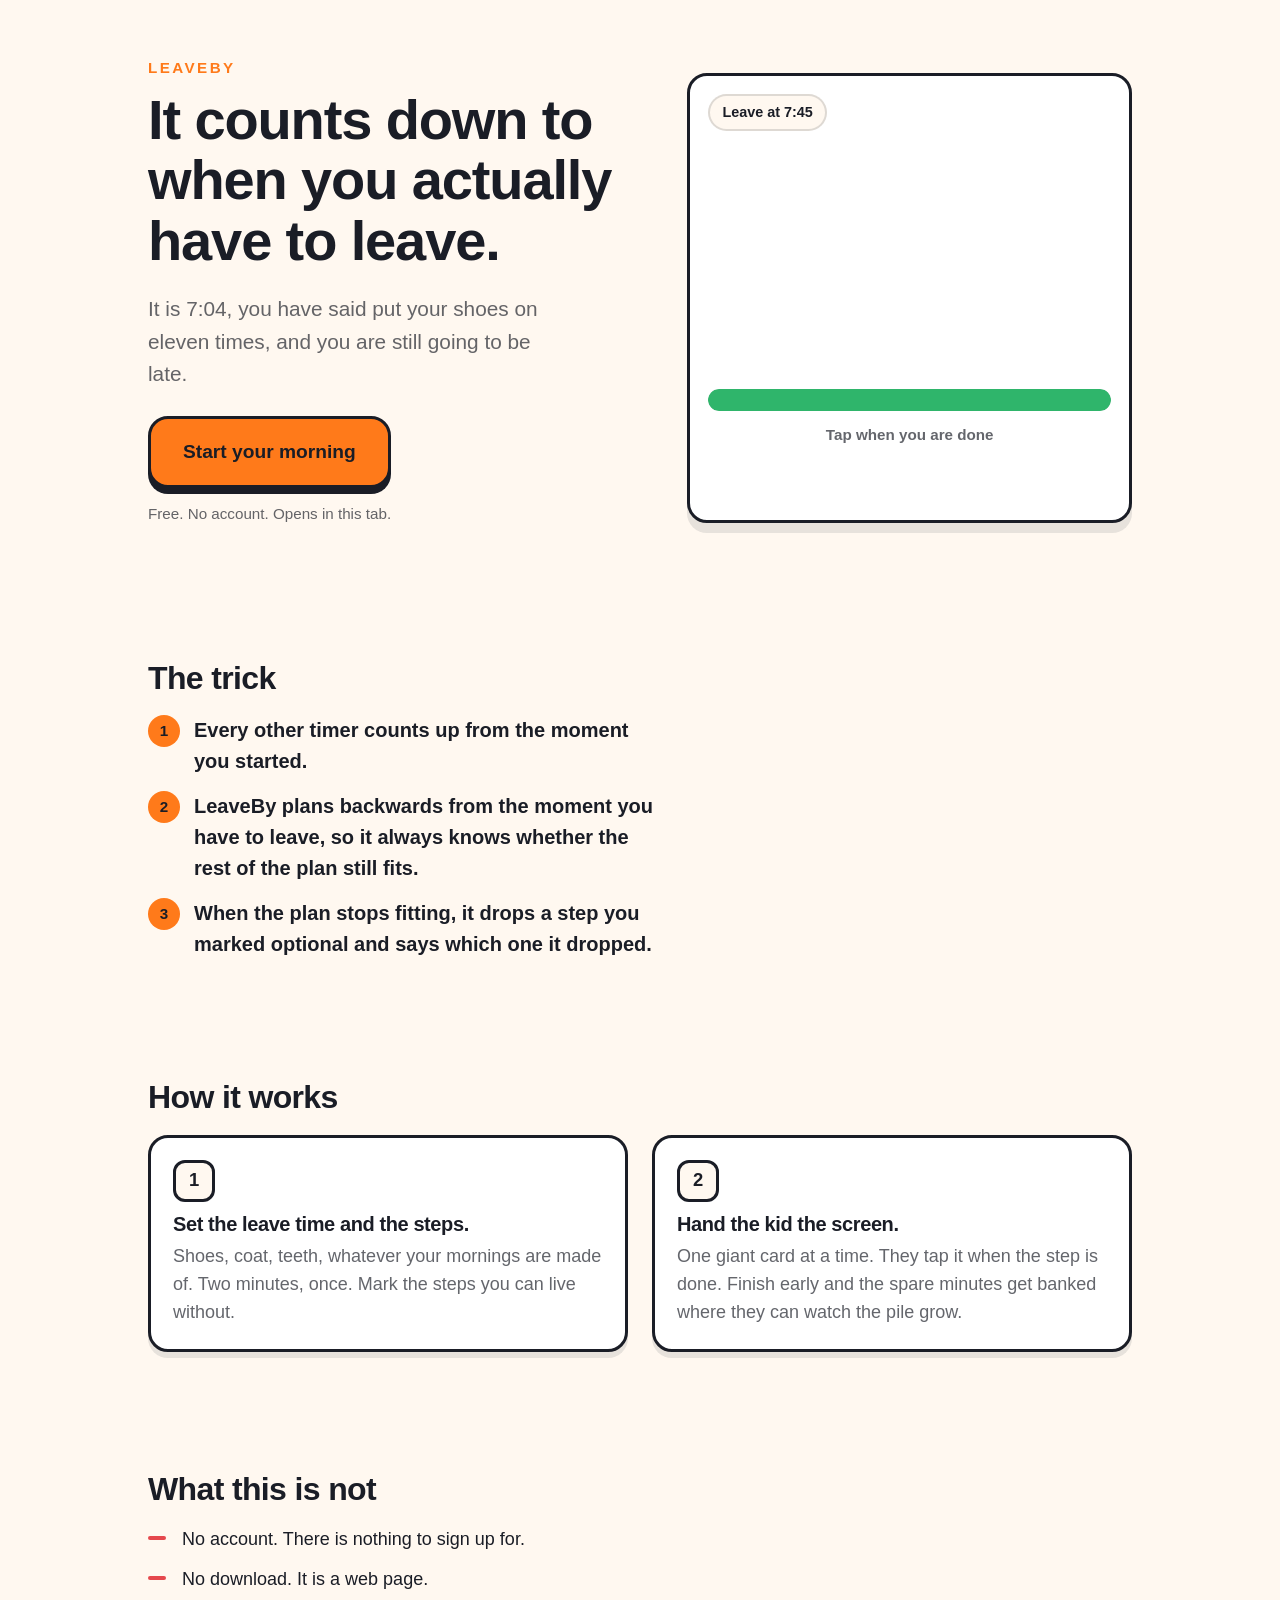
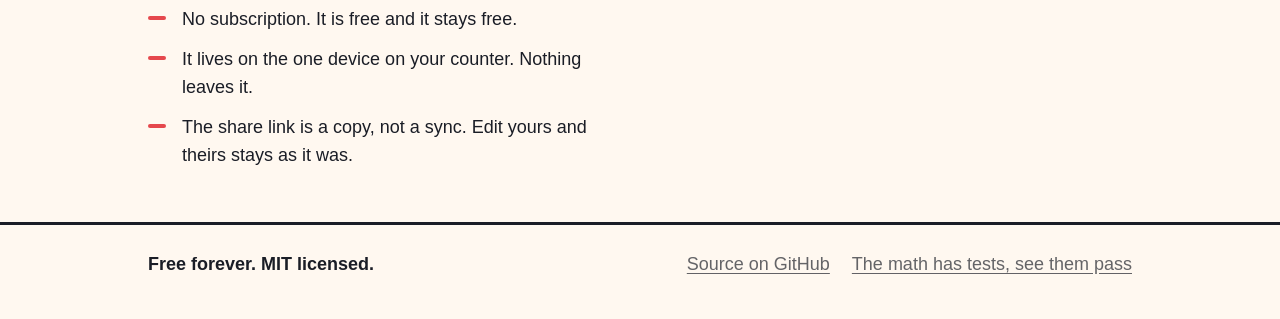
<file: index.html>
<!DOCTYPE html>
<html lang="en">
<head>
<meta charset="utf-8">
<meta name="viewport" content="width=device-width, initial-scale=1">
<title>LeaveBy - The Morning Routine That Counts Backwards From the Door</title>
<meta name="description" content="A kitchen counter morning routine that counts backwards from the time you have to leave. Free, no account, nothing to install.">
<meta name="theme-color" content="#FFF8F0">
<link rel="icon" href="icon.svg" type="image/svg+xml">
<link rel="apple-touch-icon" href="apple-touch-icon.png">
<link rel="manifest" href="manifest.json">
<meta property="og:title" content="LeaveBy">
<meta property="og:description" content="The morning routine that counts backwards from the door.">
<meta property="og:image" content="https://ucsandman.github.io/leaveby/og.png">
<meta name="twitter:card" content="summary_large_image">
<link rel="stylesheet" href="css/site.css">
</head>
<body>

<main>

  <section class="hero">
    <div class="wrap hero-grid">

      <div class="hero-copy">
        <p class="eyebrow">LeaveBy</p>
        <h1>It counts down to when you actually have to leave.</h1>
        <p class="sub">It is 7:04, you have said put your shoes on eleven times, and you are still going to be late.</p>
        <a class="cta" href="app.html">Start your morning</a>
        <p class="cta-note">Free. No account. Opens in this tab.</p>
      </div>

      <div class="demo" role="img" aria-label="Animated preview of the kid screen. One card at a time shows Breakfast, then Brush teeth, then Shoes, while a bar drains from green to red toward a 7:45 leave time, and a message reads: Skipping Book time to make it out the door.">
        <div class="demo-top">
          <span class="demo-chip">Leave at 7:45</span>
          <span class="demo-count">
            <span>4 of 7</span>
            <span>5 of 7</span>
            <span>6 of 7</span>
          </span>
        </div>
        <div class="demo-stage">
          <div class="demo-step demo-step-1"><span class="demo-emoji">&#129379;</span><span class="demo-name">Breakfast</span></div>
          <div class="demo-step demo-step-2"><span class="demo-emoji">&#129701;</span><span class="demo-name">Brush teeth</span></div>
          <div class="demo-step demo-step-3"><span class="demo-emoji">&#128095;</span><span class="demo-name">Shoes</span></div>
        </div>
        <div class="demo-bar"><div class="demo-fill"></div></div>
        <p class="demo-tap">Tap when you are done</p>
        <p class="demo-flash">Skipping Book time to make it out the door</p>
      </div>

    </div>
  </section>

  <section class="trick">
    <div class="wrap">
      <h2>The trick</h2>
      <ol class="trick-list">
        <li>Every other timer counts up from the moment you started.</li>
        <li>LeaveBy plans backwards from the moment you have to leave, so it always knows whether the rest of the plan still fits.</li>
        <li>When the plan stops fitting, it drops a step you marked optional and says which one it dropped.</li>
      </ol>
    </div>
  </section>

  <section class="how">
    <div class="wrap">
      <h2>How it works</h2>
      <div class="how-grid">
        <div class="card">
          <span class="num">1</span>
          <h3>Set the leave time and the steps.</h3>
          <p>Shoes, coat, teeth, whatever your mornings are made of. Two minutes, once. Mark the steps you can live without.</p>
        </div>
        <div class="card">
          <span class="num">2</span>
          <h3>Hand the kid the screen.</h3>
          <p>One giant card at a time. They tap it when the step is done. Finish early and the spare minutes get banked where they can watch the pile grow.</p>
        </div>
      </div>
    </div>
  </section>

  <section class="not">
    <div class="wrap">
      <h2>What this is not</h2>
      <ul class="not-list">
        <li>No account. There is nothing to sign up for.</li>
        <li>No download. It is a web page.</li>
        <li>No subscription. It is free and it stays free.</li>
        <li>It lives on the one device on your counter. Nothing leaves it.</li>
        <li>The share link is a copy, not a sync. Edit yours and theirs stays as it was.</li>
      </ul>
    </div>
  </section>

</main>

<footer>
  <div class="wrap foot-grid">
    <p class="foot-line">Free forever. MIT licensed.</p>
    <p class="foot-links">
      <a href="https://github.com/ucsandman/leaveby" rel="noopener">Source on GitHub</a>
      <a href="test.html">The math has tests, see them pass</a>
    </p>
  </div>
</footer>

</body>
</html>
</file>
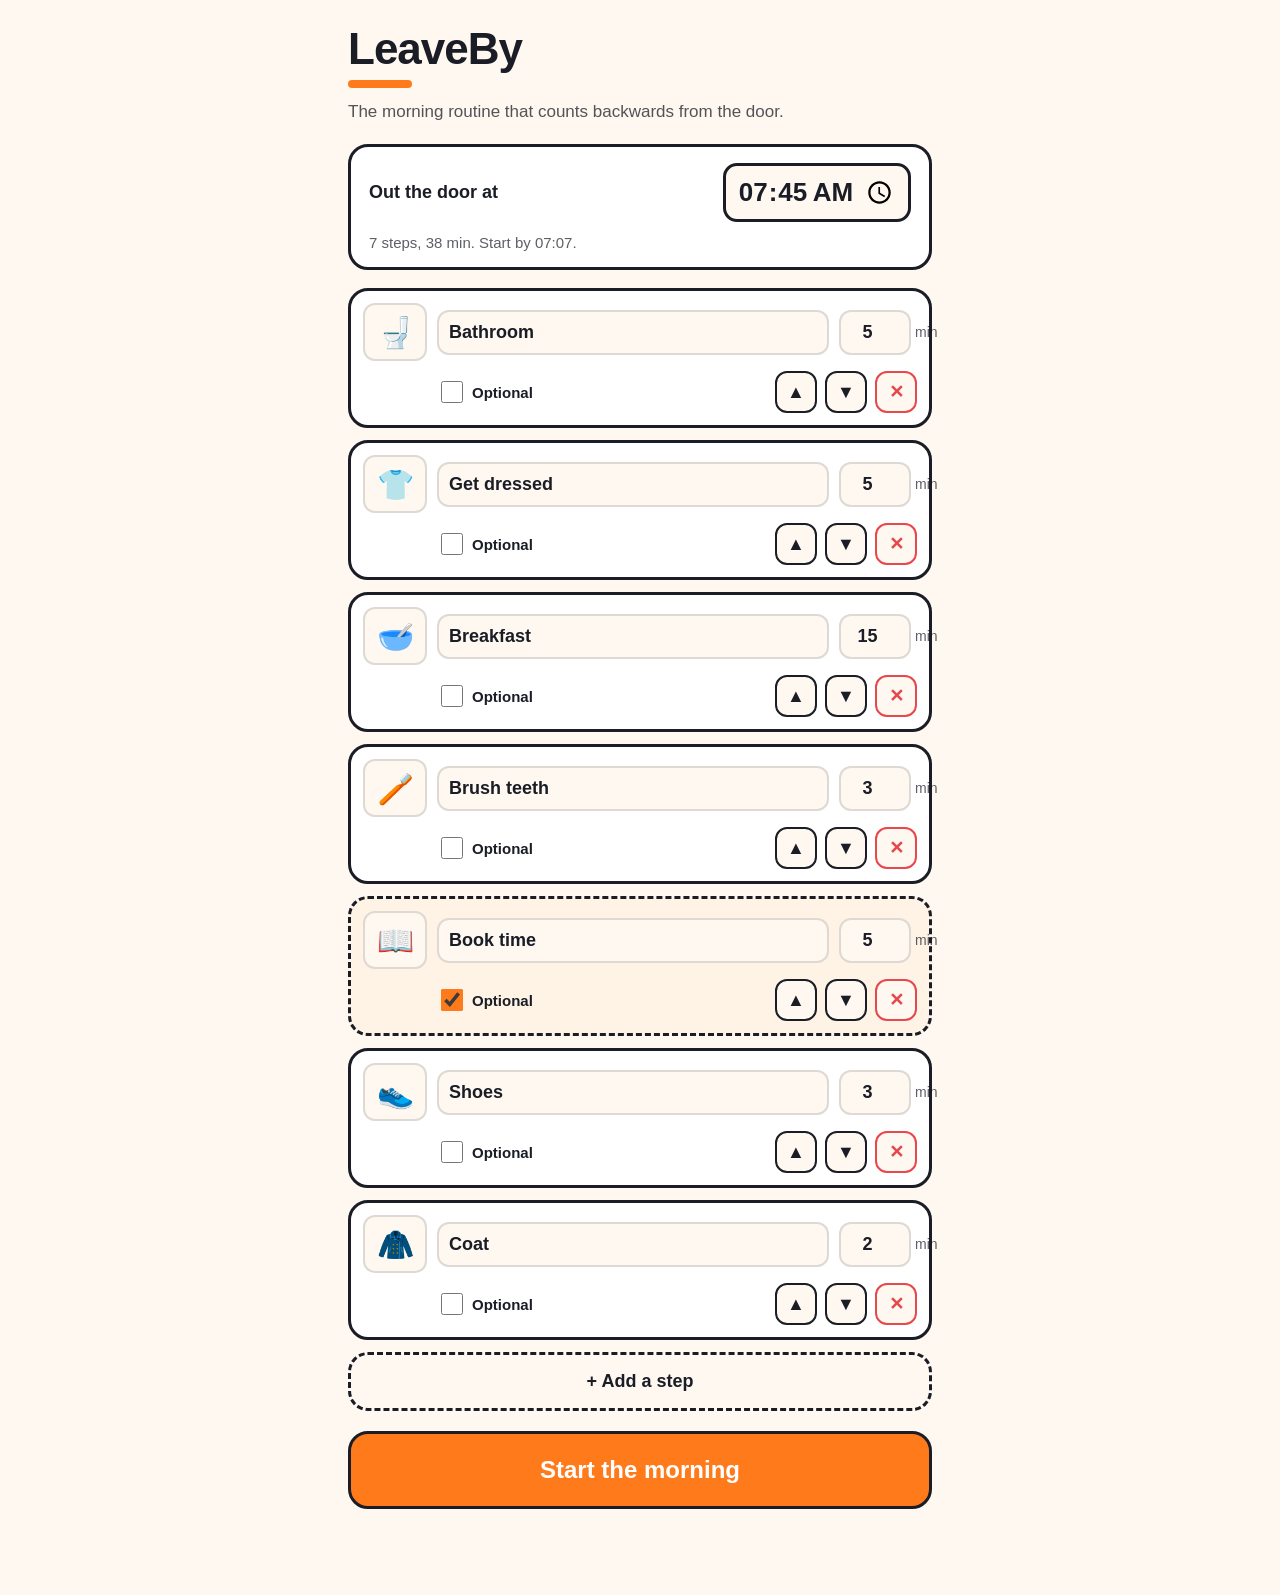
<file: app.html>
<!doctype html>
<html lang="en">
<head>
<meta charset="utf-8">
<meta name="viewport" content="width=device-width, initial-scale=1, viewport-fit=cover">
<meta name="color-scheme" content="light">
<title>LeaveBy - Run Your Morning Routine</title>
<meta name="description" content="Set the leave time and the steps, then hand the screen to your kid. LeaveBy counts backwards from when you need to be out the door.">
<link rel="icon" href="icon.svg" type="image/svg+xml">
<link rel="apple-touch-icon" href="apple-touch-icon.png">
<link rel="manifest" href="manifest.json">
<link rel="stylesheet" href="css/app.css">
</head>
<body class="mode-setup">

<!-- ================= SETUP ================= -->
<section id="setup" class="screen">
  <header class="hd">
    <h1>LeaveBy</h1>
    <p class="tag">The morning routine that counts backwards from the door.</p>
  </header>

  <p id="linkBanner" class="banner" hidden>This routine arrived from a link.</p>
  <p id="storageWarn" class="banner warnBanner" hidden>This browser is blocking storage, so the routine will not survive closing the page.</p>

  <div class="panel">
    <label class="field" for="leaveAt">
      <span class="fieldLabel">Out the door at</span>
      <input type="time" id="leaveAt" value="07:45">
    </label>
    <p id="planLine" class="planLine"></p>
  </div>

  <ol id="stepList" class="steps"></ol>

  <button type="button" id="addStep" class="btn ghost">+ Add a step</button>
  <button type="button" id="start" class="btn primary big">Start the morning</button>

  <p id="setupStats" class="setupStats"></p>
</section>

<!-- ================= KID ================= -->
<section id="kid" class="screen">
  <button type="button" id="back" class="back" aria-label="Undo the last step">&#8630;</button>
  <p id="flash" class="flash" role="status" aria-live="polite" hidden></p>
  <button type="button" id="card" class="card status-green">
    <span id="hurry" class="hurry" hidden>Hurry!</span>
    <span id="cardEmoji" class="emoji" aria-hidden="true"></span>
    <span id="cardName" class="name"></span>
    <span class="barwrap"><span id="bar" class="bar"></span></span>
    <span id="cardMeta" class="meta"></span>
  </button>
</section>

<!-- ================= FINISH ================= -->
<section id="finish" class="screen">
  <div id="confetti" class="confetti" aria-hidden="true"></div>
  <div class="finishInner">
    <h2 class="finishTitle">Out the door!</h2>
    <p class="bankLabel">Minutes banked</p>
    <p id="bank" class="bank">0</p>
    <p id="streak" class="streak"></p>
    <ul id="recap" class="recap"></ul>
    <button type="button" id="useReal" class="btn" hidden>Use real times</button>
    <button type="button" id="share" class="btn">Share this routine</button>
    <input id="shareUrl" class="shareUrl" readonly hidden aria-label="Routine link">
    <p id="copied" class="copied" hidden>Link copied.</p>
    <button type="button" id="again" class="btn primary">Do it again tomorrow</button>
  </div>
</section>

<script src="js/schedule.js"></script>
<script src="js/app.js"></script>
</body>
</html>
</file>
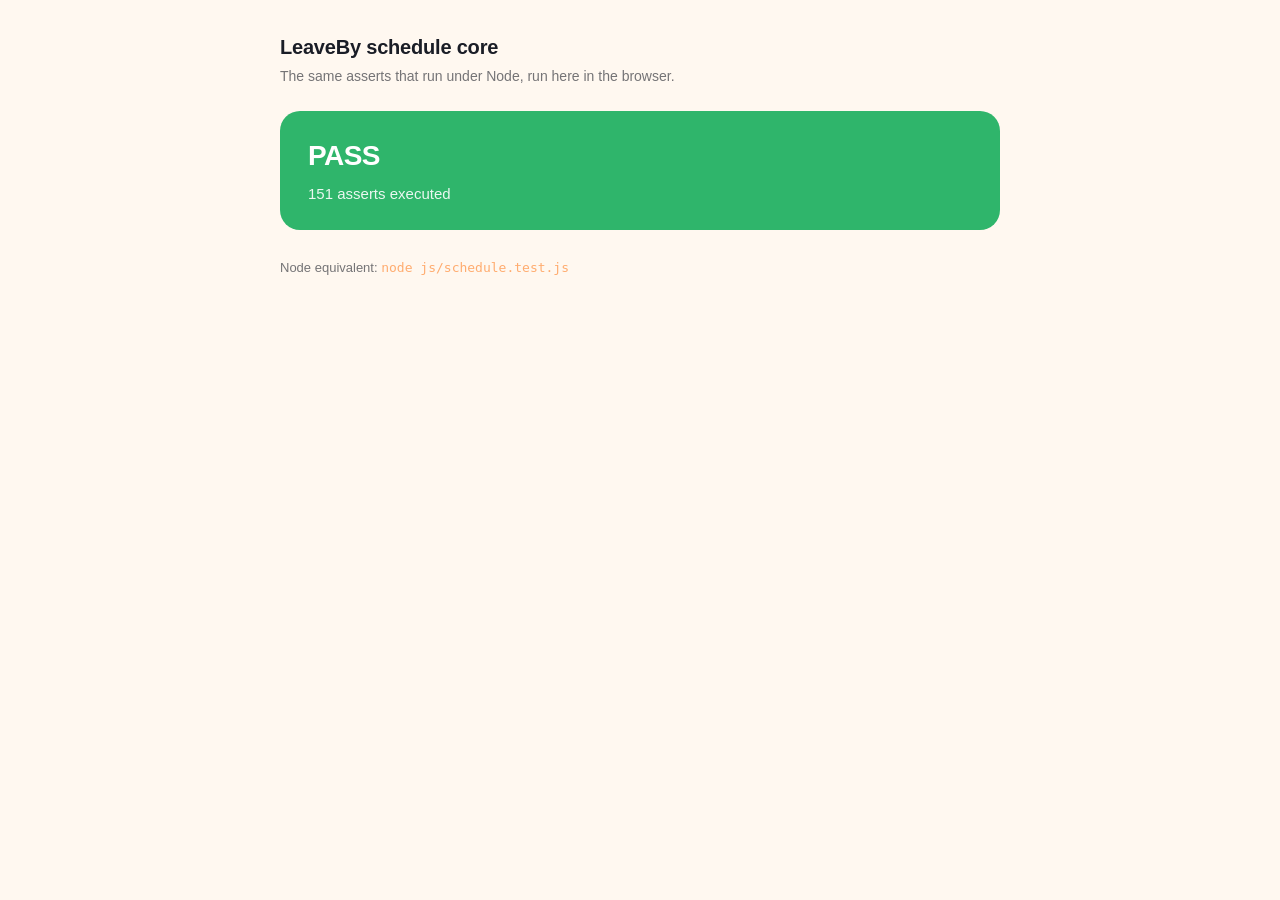
<file: test.html>
<!DOCTYPE html>
<html lang="en">
<head>
<meta charset="utf-8">
<meta name="viewport" content="width=device-width, initial-scale=1">
<meta name="robots" content="noindex, follow">
<link rel="icon" href="icon.svg" type="image/svg+xml">
<title>LeaveBy - schedule core tests</title>
<style>
  :root {
    --cream: #FFF8F0;
    --ink: #1A1D26;
    --sunrise: #FF7A1A;
    --green: #2FB56B;
    --red: #E5484D;
    --radius: 20px;
  }
  body {
    margin: 0;
    padding: 32px 20px;
    background: var(--cream);
    color: var(--ink);
    font-family: -apple-system, "Segoe UI", Roboto, "Helvetica Neue", Arial, sans-serif;
    font-size: 16px;
    line-height: 1.5;
  }
  main { max-width: 720px; margin: 0 auto; }
  h1 {
    font-size: 20px;
    margin: 0 0 4px;
    letter-spacing: -0.01em;
  }
  .sub { margin: 0 0 24px; opacity: 0.6; font-size: 14px; }
  #verdict {
    border-radius: var(--radius);
    padding: 24px 28px;
    color: #fff;
    font-size: 28px;
    font-weight: 700;
    letter-spacing: -0.02em;
  }
  #verdict.pass { background: var(--green); }
  #verdict.fail { background: var(--red); }
  #verdict .count {
    display: block;
    font-size: 15px;
    font-weight: 500;
    opacity: 0.9;
    margin-top: 6px;
    letter-spacing: 0;
  }
  #detail {
    margin: 20px 0 0;
    padding: 0;
    list-style: none;
  }
  #detail li {
    background: #fff;
    border-left: 5px solid var(--red);
    border-radius: 10px;
    padding: 12px 16px;
    margin-bottom: 10px;
    font-family: ui-monospace, Menlo, Consolas, monospace;
    font-size: 13px;
    white-space: pre-wrap;
    word-break: break-word;
  }
  footer {
    margin-top: 28px;
    font-size: 13px;
    opacity: 0.6;
  }
  footer code { color: var(--sunrise); }
</style>
</head>
<body>
<main>
  <h1>LeaveBy schedule core</h1>
  <p class="sub">The same asserts that run under Node, run here in the browser.</p>
  <div id="verdict">Running...</div>
  <ul id="detail"></ul>
  <footer>Node equivalent: <code>node js/schedule.test.js</code></footer>
</main>

<script src="js/schedule.js"></script>
<script src="js/schedule.test.js"></script>
<script>
(function () {
  var el = document.getElementById('verdict');
  var detail = document.getElementById('detail');
  var r = window.ScheduleTestResults;

  if (!r) {
    el.className = 'fail';
    el.textContent = 'FAIL';
    el.innerHTML += '<span class="count">0 asserts executed - the test file did not run</span>';
    return;
  }

  var n = r.asserts + ' asserts executed';

  if (!r.failures.length) {
    el.className = 'pass';
    el.textContent = 'PASS';
    el.innerHTML += '<span class="count">' + n + '</span>';
    return;
  }

  el.className = 'fail';
  el.textContent = 'FAIL';
  el.innerHTML += '<span class="count">' + r.failures.length + ' of ' + n + ' failed</span>';
  for (var i = 0; i < r.failures.length; i++) {
    var li = document.createElement('li');
    li.textContent = r.failures[i];
    detail.appendChild(li);
  }
})();
</script>
</body>
</html>
</file>
<file: css/site.css>
/* LeaveBy landing page. Shares design tokens with the app stylesheet. */

:root {
  --cream: #FFF8F0;
  --ink: #1A1D26;
  --accent: #FF7A1A;
  --green: #2FB56B;
  --warn: #FFA114;
  --red: #E5484D;
  --radius: 20px;
  --surface: #FFFFFF;
  --line: rgba(26, 29, 38, 0.14);
  --muted: rgba(26, 29, 38, 0.68);
  --font: -apple-system, "Segoe UI", Roboto, "Helvetica Neue", Arial, sans-serif;
}

* { box-sizing: border-box; }

html { -webkit-text-size-adjust: 100%; }

body {
  margin: 0;
  background: var(--cream);
  color: var(--ink);
  font-family: var(--font);
  font-size: 17px;
  line-height: 1.55;
}

h1, h2, h3 {
  margin: 0 0 0.4em;
  line-height: 1.08;
  letter-spacing: -0.02em;
  font-weight: 800;
}

p { margin: 0 0 1em; }

a { color: var(--ink); }

.wrap {
  width: 100%;
  max-width: 64rem;
  margin: 0 auto;
  padding: 0 20px;
}

section { padding: 44px 0; }

section h2 {
  font-size: clamp(1.5rem, 5.5vw, 2rem);
  margin-bottom: 20px;
}

/* ---------- hero ---------- */

.hero { padding-top: 34px; }

.eyebrow {
  margin: 0 0 10px;
  font-weight: 800;
  font-size: 0.95rem;
  letter-spacing: 0.16em;
  text-transform: uppercase;
  color: var(--accent);
}

.hero h1 {
  font-size: clamp(2.1rem, 8.2vw, 3.5rem);
  max-width: 15ch;
}

.sub {
  font-size: clamp(1.05rem, 3.6vw, 1.3rem);
  color: var(--muted);
  max-width: 34ch;
  margin-bottom: 26px;
}

.cta {
  display: inline-block;
  background: var(--accent);
  color: var(--ink);
  font-size: 1.2rem;
  font-weight: 800;
  text-decoration: none;
  padding: 18px 32px;
  border-radius: var(--radius);
  border: 3px solid var(--ink);
  box-shadow: 0 6px 0 var(--ink);
}

.cta:hover { transform: translateY(2px); box-shadow: 0 4px 0 var(--ink); }
.cta:active { transform: translateY(6px); box-shadow: 0 0 0 var(--ink); }

.cta-note {
  margin-top: 14px;
  font-size: 0.95rem;
  color: var(--muted);
}

/* ---------- the looping demo (pure CSS, no script) ---------- */

.demo {
  position: relative;
  background: var(--surface);
  border: 3px solid var(--ink);
  border-radius: var(--radius);
  padding: 18px 18px 74px; /* the bottom band is the flash message lane, kept clear so nothing jumps */
  box-shadow: 0 10px 0 rgba(26, 29, 38, 0.10);
  overflow: hidden;
}

.demo-top {
  display: flex;
  align-items: center;
  justify-content: space-between;
  gap: 10px;
  font-weight: 700;
  font-size: 0.9rem;
}

.demo-chip {
  background: var(--cream);
  border: 2px solid var(--line);
  border-radius: 999px;
  padding: 5px 12px;
}

.demo-count {
  position: relative;
  display: block;
  width: 5em;
  height: 1.5em;
  color: var(--muted);
}

.demo-count span {
  position: absolute;
  inset: 0;
  text-align: right;
  opacity: 0;
  animation: demoStep 12s infinite;
}

.demo-count span:nth-child(2) { animation-delay: 4s; }
.demo-count span:nth-child(3) { animation-delay: 8s; }

.demo-stage {
  position: relative;
  height: 200px;
  margin: 10px 0 18px;
}

.demo-step {
  position: absolute;
  inset: 0;
  display: flex;
  flex-direction: column;
  align-items: center;
  justify-content: center;
  gap: 6px;
  opacity: 0;
  animation: demoStep 12s infinite;
}

.demo-step-2 { animation-delay: 4s; }
.demo-step-3 { animation-delay: 8s; }

.demo-emoji { font-size: 84px; line-height: 1; }

.demo-name {
  font-size: 1.6rem;
  font-weight: 800;
  letter-spacing: -0.02em;
}

.demo-bar {
  height: 22px;
  border-radius: 999px;
  background: rgba(26, 29, 38, 0.10);
  overflow: hidden;
}

.demo-fill {
  height: 100%;
  width: 100%;
  border-radius: 999px;
  background: var(--green);
  animation: demoDrain 4s linear infinite;
}

.demo-tap {
  margin: 12px 0 0;
  text-align: center;
  font-weight: 700;
  color: var(--muted);
  font-size: 0.95rem;
}

.demo-flash {
  position: absolute;
  left: 14px;
  right: 14px;
  bottom: 14px;
  margin: 0;
  background: var(--warn);
  color: var(--ink);
  border: 3px solid var(--ink);
  border-radius: 14px;
  padding: 10px 14px;
  font-weight: 800;
  text-align: center;
  opacity: 0;
  animation: demoFlash 12s infinite;
}

/* Three 4s segments inside one 12s loop. The fade out of one card ends exactly
   where the next card's fade in begins (33.33% = 4s), so the card never goes blank. */
@keyframes demoStep {
  0%      { opacity: 0; transform: translateY(14px) scale(0.94); }
  2%, 32% { opacity: 1; transform: none; }
  33.33%  { opacity: 0; transform: translateY(-8px) scale(0.98); }
  100%    { opacity: 0; transform: translateY(-8px) scale(0.98); }
}

@keyframes demoDrain {
  0%   { width: 100%; background: var(--green); }
  55%  { width: 45%;  background: var(--green); }
  72%  { width: 28%;  background: var(--warn); }
  90%  { width: 10%;  background: var(--red); }
  100% { width: 4%;   background: var(--red); }
}

@keyframes demoFlash {
  0%, 70%  { opacity: 0; transform: translateY(8px); }
  73%, 88% { opacity: 1; transform: none; }
  92%, 100% { opacity: 0; transform: translateY(-6px); }
}

@media (prefers-reduced-motion: reduce) {
  .demo-step, .demo-count span, .demo-fill, .demo-flash { animation: none; }
  .demo-step-1, .demo-count span:first-child { opacity: 1; }
  .demo-step-2, .demo-step-3, .demo-count span:not(:first-child) { display: none; }
  .demo-fill { width: 42%; background: var(--warn); }
  .demo-flash { opacity: 1; }
  .cta:hover, .cta:active { transform: none; box-shadow: 0 6px 0 var(--ink); }
}

/* ---------- the trick ---------- */

.trick-list {
  list-style: none;
  counter-reset: t;
  margin: 0;
  padding: 0;
  display: grid;
  gap: 14px;
}

.trick-list li {
  counter-increment: t;
  position: relative;
  padding-left: 46px;
  font-size: clamp(1.05rem, 3.4vw, 1.25rem);
  font-weight: 600;
  max-width: 46ch;
}

.trick-list li::before {
  content: counter(t);
  position: absolute;
  left: 0;
  top: 0;
  width: 32px;
  height: 32px;
  display: grid;
  place-items: center;
  border-radius: 50%;
  background: var(--accent);
  color: var(--ink);
  font-weight: 800;
  font-size: 0.95rem;
}

/* ---------- how it works ---------- */

.how-grid {
  display: grid;
  gap: 18px;
}

.card {
  background: var(--surface);
  border: 3px solid var(--ink);
  border-radius: var(--radius);
  padding: 22px;
  box-shadow: 0 6px 0 rgba(26, 29, 38, 0.10);
}

.card h3 { font-size: 1.25rem; }
.card p { margin: 0; color: var(--muted); }

.num {
  display: grid;
  place-items: center;
  width: 42px;
  height: 42px;
  margin-bottom: 12px;
  border-radius: 12px;
  background: var(--cream);
  border: 3px solid var(--ink);
  font-weight: 800;
  font-size: 1.15rem;
}

/* ---------- what this is not ---------- */

.not { padding-bottom: 52px; }

.not-list {
  list-style: none;
  margin: 0;
  padding: 0;
  display: grid;
  gap: 12px;
  max-width: 48ch;
}

.not-list li {
  position: relative;
  padding-left: 34px;
  color: var(--ink);
}

.not-list li::before {
  content: "";
  position: absolute;
  left: 0;
  top: 0.55em;
  width: 18px;
  height: 4px;
  border-radius: 2px;
  background: var(--red);
}

/* ---------- footer ---------- */

footer {
  border-top: 3px solid var(--ink);
  padding: 26px 0 40px;
}

.foot-line { font-weight: 700; margin-bottom: 8px; }

.foot-links {
  margin: 0;
  display: flex;
  flex-wrap: wrap;
  gap: 8px 22px;
}

.foot-links a { color: var(--muted); text-underline-offset: 3px; }
.foot-links a:hover { color: var(--accent); }

:focus-visible {
  outline: 3px solid var(--accent);
  outline-offset: 3px;
  border-radius: 6px;
}

/* ---------- wider screens ---------- */

@media (min-width: 760px) {
  body { font-size: 18px; }
  section { padding: 60px 0; }
  .hero { padding-top: 56px; }

  .hero-grid {
    display: grid;
    grid-template-columns: 1.05fr 0.95fr;
    gap: 48px;
    align-items: center;
  }

  .demo-stage { height: 230px; }
  .demo-emoji { font-size: 100px; }
  .how-grid { grid-template-columns: 1fr 1fr; gap: 24px; }

  .foot-grid {
    display: flex;
    justify-content: space-between;
    align-items: baseline;
    gap: 20px;
  }
  .foot-line { margin-bottom: 0; }
}
</file>
<file: css/app.css>
:root {
  --cream: #FFF8F0;
  --ink: #1A1D26;
  --accent: #FF7A1A;
  --green: #2FB56B;
  --warn: #FFA114;
  --red: #E5484D;
  --radius: 20px;
  --font: -apple-system, "Segoe UI", Roboto, "Helvetica Neue", Arial, sans-serif;
  --line: rgba(26, 29, 38, 0.14);
}

* { box-sizing: border-box; }
[hidden] { display: none !important; }

html, body {
  margin: 0;
  height: 100%;
  background: var(--cream);
  color: var(--ink);
  font-family: var(--font);
  -webkit-text-size-adjust: 100%;
}

button, input { font: inherit; color: inherit; }

/* ---------- mode switching ---------- */
.screen { display: none; }
body.mode-setup  #setup  { display: block; }
body.mode-kid    #kid    { display: block; }
body.mode-finish #finish { display: block; }
body.mode-kid { overflow: hidden; }

/* ---------- shared controls ---------- */
.btn {
  display: block;
  width: 100%;
  margin: 12px 0 0;
  padding: 16px 20px;
  border: 3px solid var(--ink);
  border-radius: var(--radius);
  background: #fff;
  font-size: 18px;
  font-weight: 700;
  cursor: pointer;
}
.btn:active { transform: translateY(2px); }
.btn:focus-visible { outline: 4px solid var(--accent); outline-offset: 3px; }
.btn.primary { background: var(--accent); color: #fff; }
.btn.ghost { background: transparent; border-style: dashed; }
.btn.big { padding: 22px; font-size: 24px; margin-top: 20px; }

/* ---------- setup ---------- */
#setup {
  max-width: 620px;
  margin: 0 auto;
  padding: 24px 18px 64px;
}
.hd h1 {
  margin: 0;
  font-size: 44px;
  letter-spacing: -1px;
}
.hd h1::after {
  content: "";
  display: block;
  width: 64px;
  height: 8px;
  margin-top: 6px;
  border-radius: 4px;
  background: var(--accent);
}
.tag { margin: 12px 0 20px; font-size: 17px; line-height: 1.4; opacity: 0.75; }

.banner {
  margin: 0 0 16px;
  padding: 12px 16px;
  border: 3px solid var(--accent);
  border-radius: var(--radius);
  background: #FFE9D6;
  font-weight: 700;
}

.panel {
  padding: 16px 18px;
  border: 3px solid var(--ink);
  border-radius: var(--radius);
  background: #fff;
}
.field { display: flex; align-items: center; justify-content: space-between; gap: 12px; }
.fieldLabel { font-size: 18px; font-weight: 700; }
#leaveAt {
  padding: 10px 12px;
  border: 3px solid var(--ink);
  border-radius: 14px;
  background: var(--cream);
  font-size: 26px;
  font-weight: 700;
}
.planLine { margin: 12px 0 0; font-size: 15px; opacity: 0.7; }

.steps { list-style: none; margin: 18px 0 0; padding: 0; }
.step {
  display: grid;
  grid-template-columns: 64px 1fr 78px;
  gap: 10px;
  align-items: center;
  margin-bottom: 12px;
  padding: 12px;
  border: 3px solid var(--ink);
  border-radius: var(--radius);
  background: #fff;
}
.step.isOptional { background: #FFF3E6; border-style: dashed; }
.step input[type="text"],
.step input[type="number"] {
  width: 100%;
  padding: 10px;
  border: 2px solid var(--line);
  border-radius: 12px;
  background: var(--cream);
}
.step .emojiIn { text-align: center; font-size: 30px; padding: 6px; }
.step .nameIn { font-size: 18px; font-weight: 700; }
.step .minIn { font-size: 18px; font-weight: 700; text-align: center; width: 72px; min-width: 72px; padding: 10px 4px; }
.stepFoot { grid-column: 2 / 4; display: flex; align-items: center; gap: 8px; justify-content: flex-end; }
.optToggle {
  display: inline-flex;
  align-items: center;
  gap: 6px;
  margin-right: auto;
  font-size: 15px;
  font-weight: 700;
  cursor: pointer;
}
.optToggle input { width: 22px; height: 22px; accent-color: var(--accent); }
.iconBtn {
  width: 42px;
  height: 42px;
  padding: 0;
  border: 2px solid var(--ink);
  border-radius: 12px;
  background: var(--cream);
  font-size: 18px;
  font-weight: 700;
  cursor: pointer;
}
.iconBtn:focus-visible { outline: 4px solid var(--accent); outline-offset: 2px; }
.iconBtn.del { border-color: var(--red); color: var(--red); }
.minWrap { display: flex; align-items: center; gap: 4px; }
.minWrap span { font-size: 14px; opacity: 0.7; }

.setupStats { margin: 22px 0 0; text-align: center; font-size: 16px; font-weight: 700; opacity: 0.75; }

/* ---------- kid ---------- */
.card {
  position: fixed;
  inset: 0;
  width: 100%;
  height: 100%;
  margin: 0;
  padding: 4vh 4vw;
  display: flex;
  flex-direction: column;
  align-items: center;
  justify-content: center;
  gap: 2vh;
  border: 0;
  border-radius: 0;
  background: var(--green);
  color: #fff;
  cursor: pointer;
  -webkit-tap-highlight-color: transparent;
  transition: background-color 240ms linear;
}
.card:focus-visible { outline: 6px solid currentColor; outline-offset: -14px; }
.card.status-green  { background: var(--green); color: #fff; }
.card.status-orange { background: var(--warn);  color: var(--ink); }
.card.status-red    { background: var(--red);   color: #fff; }

.emoji { font-size: min(40vh, 54vw); line-height: 1; }
.name {
  font-size: min(11vh, 13vw);
  font-weight: 800;
  line-height: 1.05;
  text-align: center;
  letter-spacing: -1px;
}
.hurry {
  font-size: min(6vh, 9vw);
  font-weight: 800;
  letter-spacing: 4px;
  text-transform: uppercase;
  animation: pulse 700ms steps(2, end) infinite;
}
@keyframes pulse { 50% { opacity: 0.25; } }

.barwrap {
  width: min(90vw, 900px);
  height: 4vh;
  min-height: 22px;
  border-radius: 999px;
  background: rgba(255, 255, 255, 0.32);
  overflow: hidden;
}
.card.status-orange .barwrap { background: rgba(26, 29, 38, 0.2); }
.bar {
  display: block;
  width: 100%;
  height: 100%;
  border-radius: 999px;
  background: currentColor;
  transition: width 240ms linear;
}
.meta { font-size: min(3vh, 5vw); font-weight: 700; opacity: 0.85; }

.back {
  position: fixed;
  top: env(safe-area-inset-top, 0px);
  left: env(safe-area-inset-left, 0px);
  z-index: 3;
  width: 64px;
  height: 64px;
  padding: 0;
  border: 0;
  border-bottom-right-radius: var(--radius);
  background: rgba(26, 29, 38, 0.28);
  color: #fff;
  font-size: 28px;
  cursor: pointer;
}
.back:focus-visible { outline: 4px solid #fff; outline-offset: -4px; }

.flash {
  position: fixed;
  top: 16px;
  left: 50%;
  transform: translateX(-50%);
  z-index: 4;
  margin: 0;
  max-width: 92vw;
  padding: 14px 22px;
  border: 3px solid var(--ink);
  border-radius: var(--radius);
  background: var(--cream);
  color: var(--ink);
  font-size: min(3.2vh, 5vw);
  font-weight: 800;
  text-align: center;
}

/* ---------- finish ---------- */
#finish { position: relative; min-height: 100%; }
.finishInner {
  position: relative;
  z-index: 2;
  max-width: 620px;
  margin: 0 auto;
  padding: 32px 18px 64px;
  text-align: center;
}
.finishTitle { margin: 0; font-size: 40px; }
.bankLabel { margin: 28px 0 0; font-size: 18px; font-weight: 700; opacity: 0.7; }
.bank {
  margin: 0;
  font-size: 26vw;
  line-height: 1;
  font-weight: 800;
  color: var(--accent);
}
@media (min-width: 620px) { .bank { font-size: 160px; } }
.streak { margin: 8px 0 24px; font-size: 22px; font-weight: 700; }

.recap { list-style: none; margin: 0 0 8px; padding: 0; text-align: left; }
.recap li {
  margin-bottom: 10px;
  padding: 14px 16px;
  border: 3px solid var(--ink);
  border-radius: var(--radius);
  background: #fff;
  font-size: 17px;
  font-weight: 600;
}
.recap li.clean { border-style: dashed; text-align: center; opacity: 0.75; }

.shareUrl {
  width: 100%;
  margin-top: 10px;
  padding: 12px;
  border: 3px solid var(--ink);
  border-radius: 14px;
  background: #fff;
  font-size: 14px;
}
.copied { margin: 10px 0 0; font-weight: 700; color: var(--green); }

.confetti { position: absolute; inset: 0; overflow: hidden; pointer-events: none; }
.confetti i {
  position: absolute;
  top: -12vh;
  width: 12px;
  height: 18px;
  border-radius: 3px;
  animation: fall linear forwards;
}
@keyframes fall {
  to { transform: translateY(115vh) rotate(720deg); opacity: 0.2; }
}
@media (prefers-reduced-motion: reduce) {
  .confetti { display: none; }
  .hurry { animation: none; }
  .card, .bar { transition: none; }
}

/* tap acknowledgment: the card visibly lands even when the emoji barely changes */
.card.tapped { animation: tapPulse 0.25s ease-out; }
@keyframes tapPulse {
  0% { transform: scale(1); }
  40% { transform: scale(0.965); }
  100% { transform: scale(1); }
}
.warnBanner { background: #E5484D; color: #fff; }
</file>
